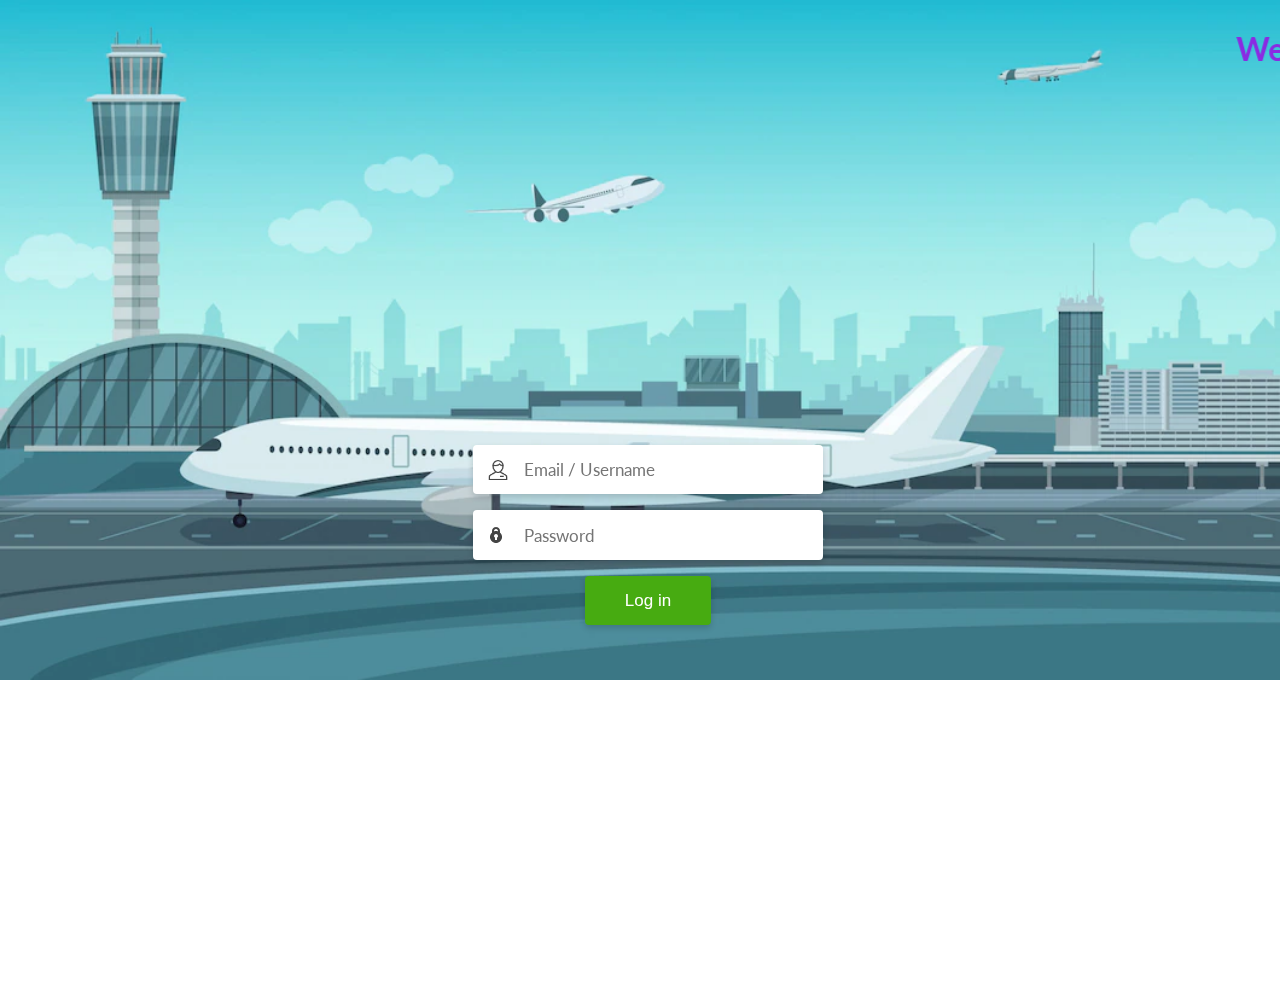
<file: index.html>
<!DOCTYPE html>
<html lang="en" >
<head>
  <meta charset="UTF-8">
  <title>Login Page with Background Image Example</title>
  <link rel="stylesheet" href="./style.css">

</head>
<header>
 <marquee style="color:blueviolet"><h1>Welcome to Black Knights Airlines</h1></marquee>
</header>
<body>
  <div id="bg">
<!-- partial:index.partial.html -->
<form>
  <div class="form-field">
    <input type="email" placeholder="Email / Username" required/>
  </div>
  
  <div class="form-field">
    <input type="password" placeholder="Password" required/>                         </div>
  
  <div class="form-field">
    <button class="btn" type="submit">Log in</button>
  </div>
</form>
</div>

<!-- partial -->
  
</body>
<footer>
  
</footer>
</html>
</file>
<file: style.css>
@import url("https://fonts.googleapis.com/css?family=Lato:400,700");
header{
  font-family: 'Lato', sans-serif;
}
body{
  background-image: url('airlinesbackground1.png');
  background-repeat: no-repeat;
  position: fixed;
  left: 0;
  top: 0;
  width: 100%;
  height: 100%;
  background-size:100%;
}

#bg{
  font-family: 'Lato', sans-serif;
  color: #4A4A4A;
  display: flex;
 justify-content: center;
 margin-top: 100px;
 align-items: center; 
  min-height: 100vh;
  overflow: hidden;
  margin: 0;
  padding: 0;
}

form {
  width: 350px;
  position: relative;
}
form .form-field::before {
  font-size: 20px;
  position: absolute;
  left: 15px;
  top: 17px;
  color: #888888;
  content: " ";
  display: block;
  background-size: cover;
  background-repeat: no-repeat;
}
form .form-field:nth-child(1)::before {
  background-image: url(user-icon.png);
  width: 20px;
  height: 20px;
  top: 15px;
}
form .form-field:nth-child(2)::before {
  background-image: url(lock-icon.png);
  width: 16px;
  height: 16px;
}
form .form-field {
  display: -webkit-box;
  display: -ms-flexbox;
  display: flex;
  -webkit-box-pack: justify;
  -ms-flex-pack: justify;
  justify-content: space-between;
  -webkit-box-align: center;
  -ms-flex-align: center;
  align-items: center;
  margin-bottom: 1rem;
  position: relative;
}
form input {
  font-family: inherit;
  width: 100%;
  outline: none;
  background-color: #fff;
  border-radius: 4px;
  border: none;
  display: block;
  padding: 0.9rem 0.7rem;
  box-shadow: 0px 3px 6px rgba(0, 0, 0, 0.16);
  font-size: 17px;
  color: #4A4A4A;
  text-indent: 40px;
}
form .btn {
  outline: none;
  border: none;
  cursor: pointer;
  display: inline-block;
  margin: 0 auto;
  padding: 0.9rem 2.5rem;
  text-align: center;
  background-color: #47AB11;
  color: #fff;
  border-radius: 4px;
  box-shadow: 0px 3px 6px rgba(0, 0, 0, 0.16);
  font-size: 17px;
}
</file>
